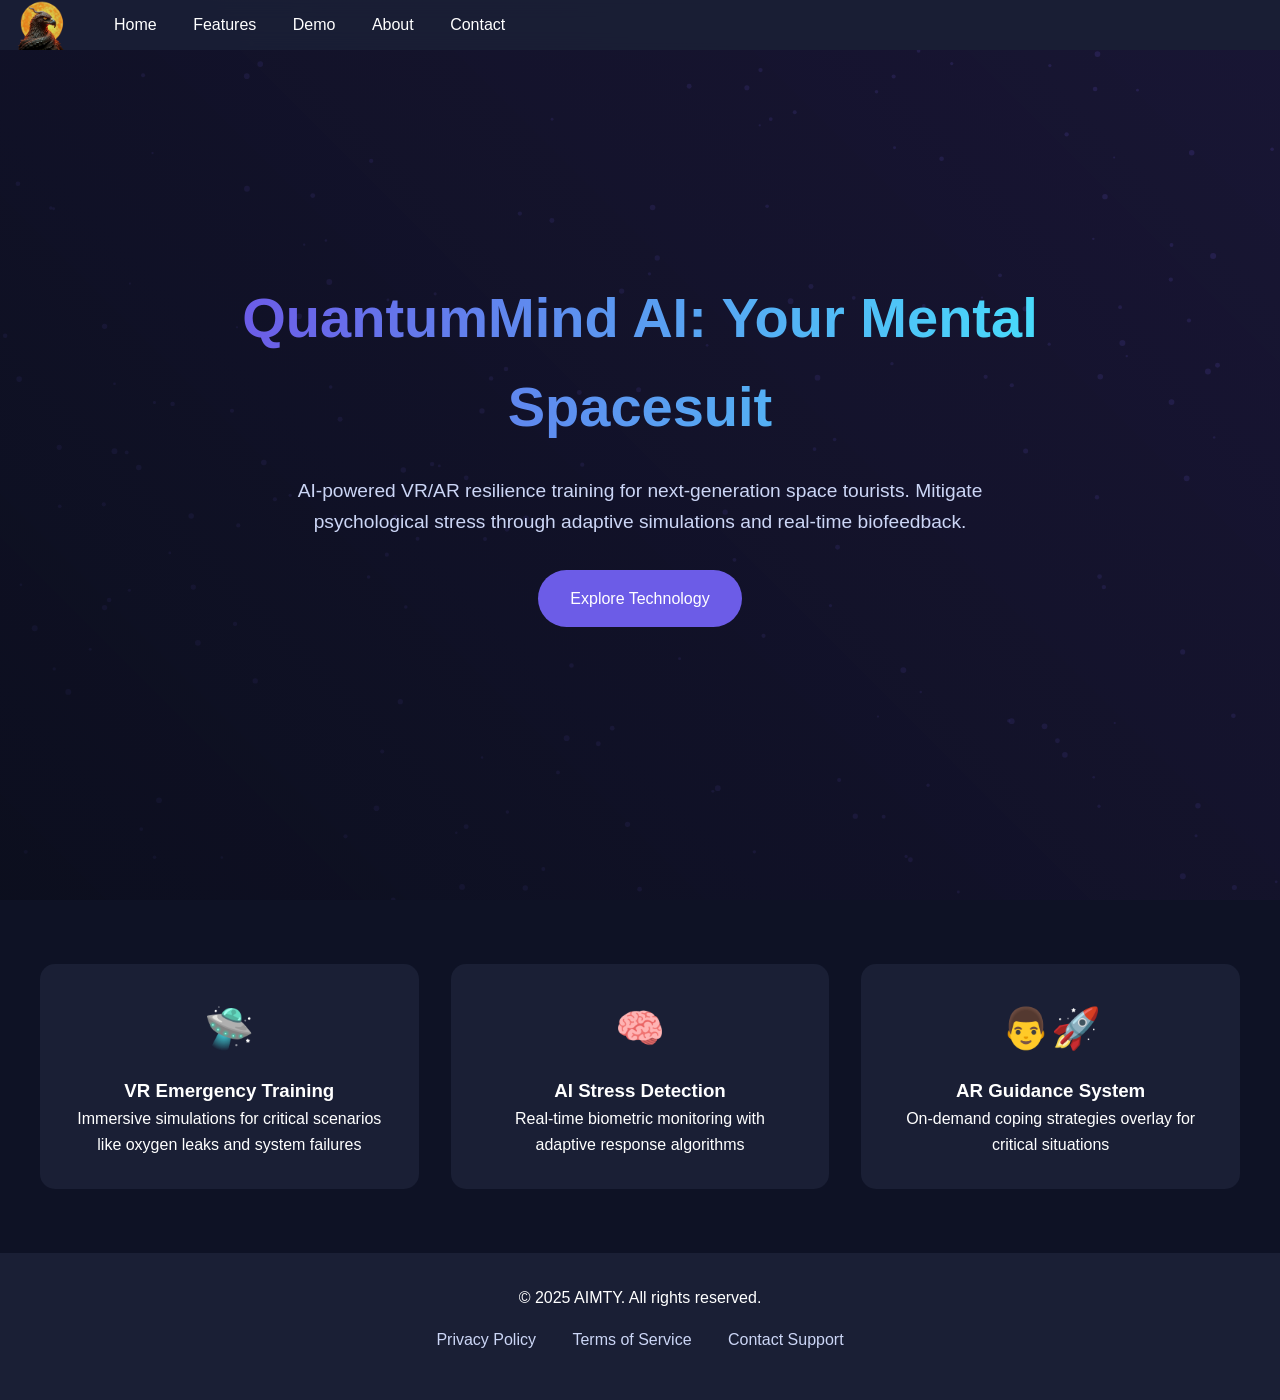
<file: index.html>
<!DOCTYPE html>
<html lang="en">
<head>
    <meta charset="UTF-8">
    <meta name="viewport" content="width=device-width, initial-scale=1.0">
    <title>QuantumMind AI - Mental Resilience for Space Tourism</title>
    <link rel="stylesheet" href="css/home.css">
</head>
<body>
    <!-- Animated Background -->
    <canvas class="particles" id="particles"></canvas>

    <!-- Header -->
        <header>
        <img src="img/Logo.png" alt=" RALogo" class="ra-logo">
        <nav>
            <a href="index.html">Home</a>  
            <a href="features.html">Features</a>
            <a href="demo.html">Demo</a>
            <a href="about.html">About</a>
            <a href="contact.html">Contact</a>
        </nav>
    </header>
    </header>
    <!-- Hero Section -->
    <section class="hero">
        <div class="hero-content">
            <h1>QuantumMind AI: Your Mental Spacesuit</h1>
            <p>AI-powered VR/AR resilience training for next-generation space tourists. Mitigate psychological stress through adaptive simulations and real-time biofeedback.</p>
            <a href="#features" class="cta-button">Explore Technology</a>
        </div>
    </section>

    <!-- Features Section -->
    <section class="features" id="features">
        <div class="features-grid">
            <div class="feature-card">
                <div class="feature-icon">🛸</div>
                <h3>VR Emergency Training</h3>
                <p>Immersive simulations for critical scenarios like oxygen leaks and system failures</p>
            </div>
            <div class="feature-card">
                <div class="feature-icon">🧠</div>
                <h3>AI Stress Detection</h3>
                <p>Real-time biometric monitoring with adaptive response algorithms</p>
            </div>
            <div class="feature-card">
                <div class="feature-icon">👨🚀</div>
                <h3>AR Guidance System</h3>
                <p>On-demand coping strategies overlay for critical situations</p>
            </div>
        </div>
    </section>

    <!-- Footer -->
    <footer>
        <div class="footer-content">
            <p>© 2025 AIMTY. All rights reserved.</p>
            <div class="footer-links">
                <a href="#privacy">Privacy Policy</a>
                <a href="#terms">Terms of Service</a>
                <a href="contact.html">Contact Support</a>
            </div>
        </div>
    </footer>

    <script src="js/home.js"></script>
</body>
</html>
</file>
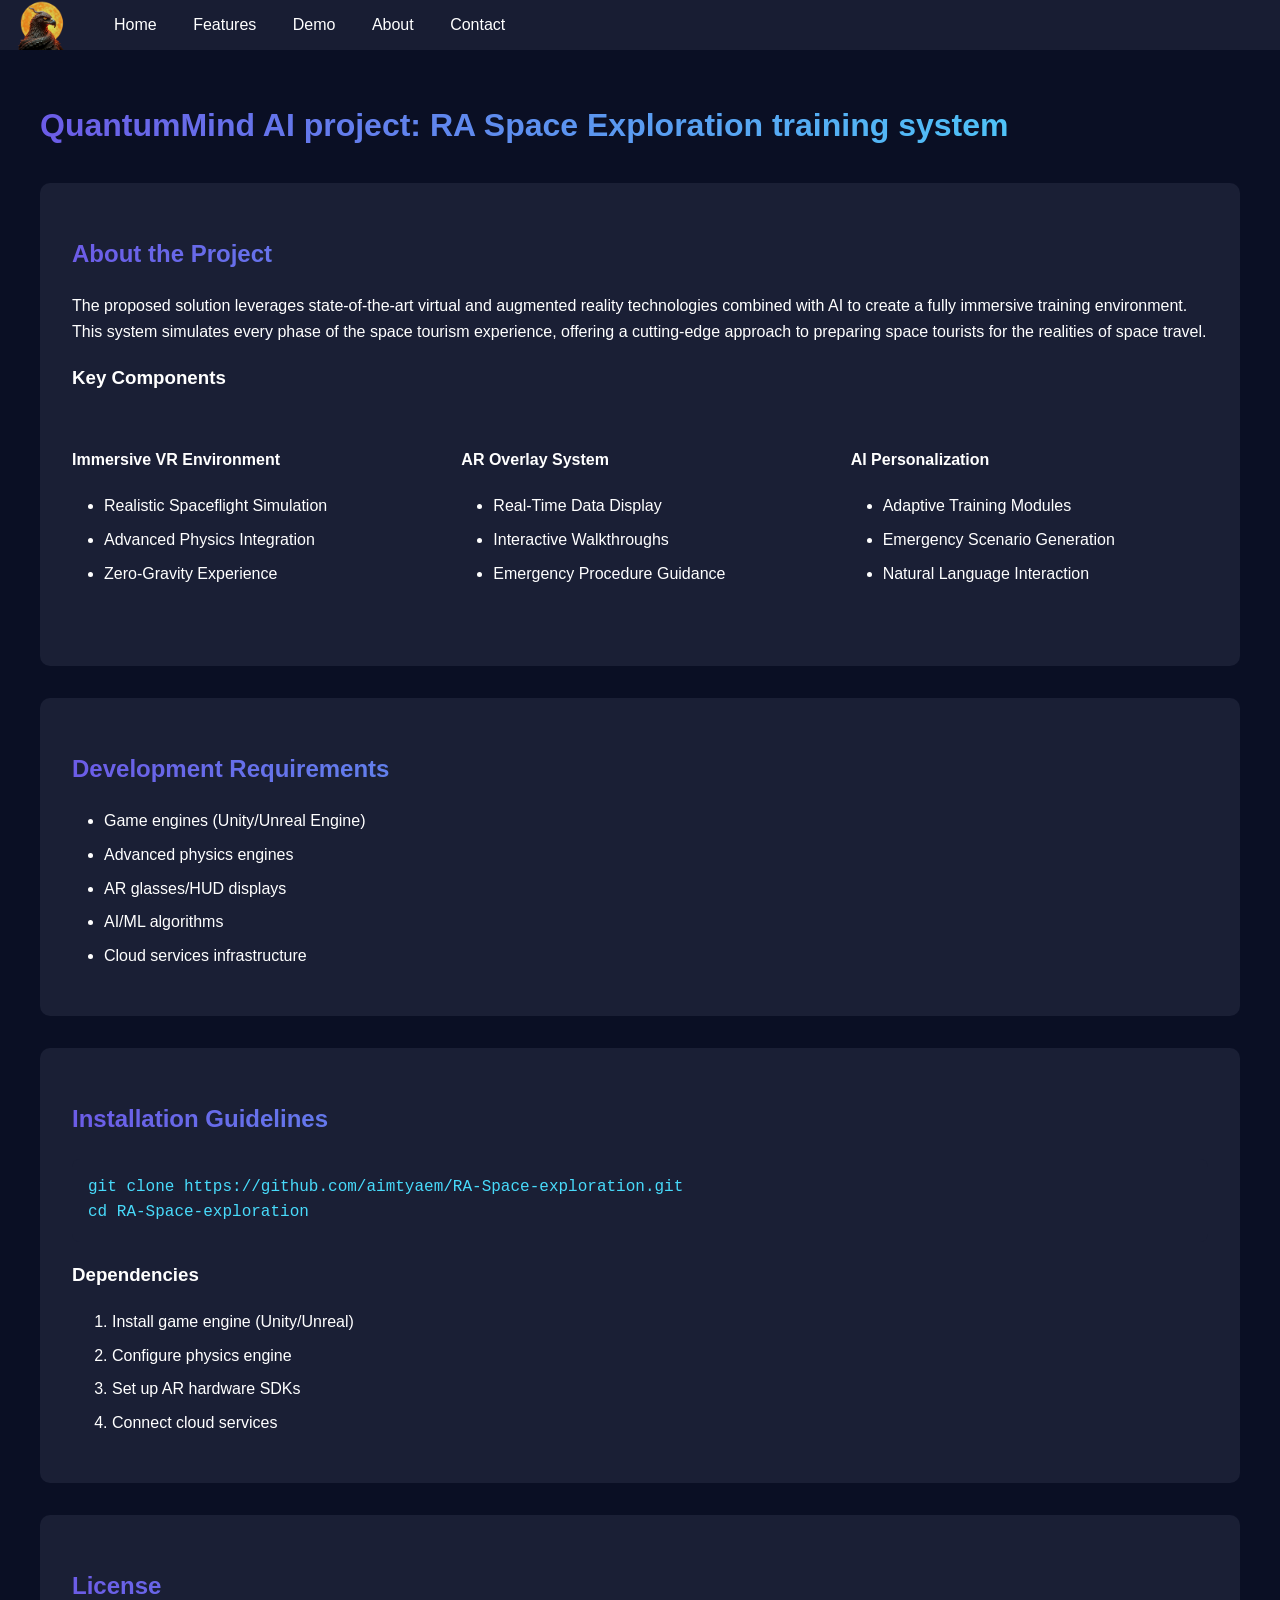
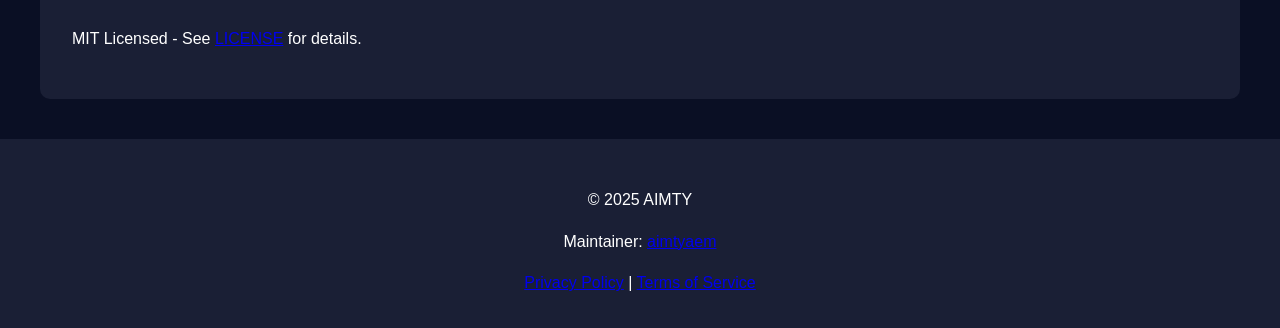
<file: about.html>
<!DOCTYPE html>
<html lang="en">
<head>
    <meta charset="UTF-8">
    <meta name="viewport" content="width=device-width, initial-scale=1.0">
    <title>About QuantumMind AI Project - RA Space Exploration Training</title>
    <style>
        :root {
            --space-dark: #0a0f24;
            --quantum-purple: #6c5ce7;
            --neon-blue: #48dbfb;
            --code-bg: #1a1f35;
        }

        body {
            font-family: 'Roboto', sans-serif;
            background: var(--space-dark);
            color: white;
            margin: 0;
            line-height: 1.6;
        }

        header {
            background: rgba(26, 31, 53, 0.95);
            padding: 0rem 1rem;
            position: fixed;
            width: 100%;
            top: 0;
            z-index: 1000;
            backdrop-filter: blur(10px);
            display: flex;
            align-items: center;
            gap: 2rem;
        }

        .ra-logo {
            height: 50px;
        }

        nav a {
            color: white;
            text-decoration: none;
            margin: 0 1rem;
            transition: color 0.3s ease;
        }

        nav a:hover {
            color: var(--quantum-purple);
        }

        main {
            max-width: 1200px;
            margin: 100px auto 40px;
            padding: 0 20px;
        }

        h1, h2 {
            background: linear-gradient(90deg, var(--quantum-purple), var(--neon-blue));
            -webkit-background-clip: text;
            -webkit-text-fill-color: transparent;
        }

        .section {
            background: #1a1f35;
            padding: 2rem;
            border-radius: 10px;
            margin: 2rem 0;
        }

        pre {
            background: var(--code-bg);
            padding: 1rem;
            border-radius: 8px;
            overflow-x: auto;
            margin: 1rem 0;
        }

        code {
            font-family: 'Fira Code', monospace;
            color: var(--neon-blue);
        }

        ul {
            padding-left: 2rem;
            margin: 1rem 0;
        }

        li {
            margin: 0.5rem 0;
        }

        .requirements-grid {
            display: grid;
            grid-template-columns: repeat(auto-fit, minmax(300px, 1fr));
            gap: 2rem;
            margin: 2rem 0;
        }

        footer {
            background: #1a1f35;
            padding: 2rem;
            text-align: center;
        }
    </style>
</head>
<body>
    <header>
        <img src="img/Logo.png" alt=" RALogo" class="ra-logo">
        <nav>
            <a href="index.html">Home</a>  
            <a href="features.html">Features</a>
            <a href="demo.html">Demo</a>
            <a href="about.html">About</a>
            <a href="contact.html">Contact</a>
        </nav>
    </header>

    <main>
        <h1>QuantumMind AI project: RA Space Exploration training system</h1>

        <div class="section">
            <h2>About the Project</h2>
            <p>The proposed solution leverages state-of-the-art virtual and augmented reality technologies combined with AI to create a fully immersive training environment. This system simulates every phase of the space tourism experience, offering a cutting-edge approach to preparing space tourists for the realities of space travel.</p>
            
            <h3>Key Components</h3>
            <div class="requirements-grid">
                <div>
                    <h4>Immersive VR Environment</h4>
                    <ul>
                        <li>Realistic Spaceflight Simulation</li>
                        <li>Advanced Physics Integration</li>
                        <li>Zero-Gravity Experience</li>
                    </ul>
                </div>
                <div>
                    <h4>AR Overlay System</h4>
                    <ul>
                        <li>Real-Time Data Display</li>
                        <li>Interactive Walkthroughs</li>
                        <li>Emergency Procedure Guidance</li>
                    </ul>
                </div>
                <div>
                    <h4>AI Personalization</h4>
                    <ul>
                        <li>Adaptive Training Modules</li>
                        <li>Emergency Scenario Generation</li>
                        <li>Natural Language Interaction</li>
                    </ul>
                </div>
            </div>
        </div>

        <div class="section">
            <h2>Development Requirements</h2>
            <ul>
                <li>Game engines (Unity/Unreal Engine)</li>
                <li>Advanced physics engines</li>
                <li>AR glasses/HUD displays</li>
                <li>AI/ML algorithms</li>
                <li>Cloud services infrastructure</li>
            </ul>
        </div>

        <div class="section">
            <h2>Installation Guidelines</h2>
            <pre><code>git clone https://github.com/aimtyaem/RA-Space-exploration.git
cd RA-Space-exploration</code></pre>
            
            <h3>Dependencies</h3>
            <ol>
                <li>Install game engine (Unity/Unreal)</li>
                <li>Configure physics engine</li>
                <li>Set up AR hardware SDKs</li>
                <li>Connect cloud services</li>
            </ol>
        </div>

        <div class="section">
            <h2>License</h2>
            <p>MIT Licensed - See <a href="#license">LICENSE</a> for details.</p>
        </div>
    </main>

    <footer>
        <p>© 2025 AIMTY</p>
        <p>Maintainer: <a href="https://github.com/aimtyaem">aimtyaem</a></p>
        <div>
            <a href="#privacy">Privacy Policy</a> | 
            <a href="#terms">Terms of Service</a>
        </div>
    </footer>

    <script>
        // Smooth scroll for navigation
        document.querySelectorAll('a[href^="#"]').forEach(anchor => {
            anchor.addEventListener('click', function (e) {
                e.preventDefault();
                document.querySelector(this.getAttribute('href')).scrollIntoView({
                    behavior: 'smooth'
                });
            });
        });

        // Header scroll effect
        window.addEventListener('scroll', () => {
            const header = document.querySelector('header');
            if (window.scrollY > 100) {
                header.style.background = 'rgba(26, 31, 53, 0.98)';
            } else {
                header.style.background = 'rgba(26, 31, 53, 0.95)';
            }
        });
    </script>
</body>
          </html>
</file>
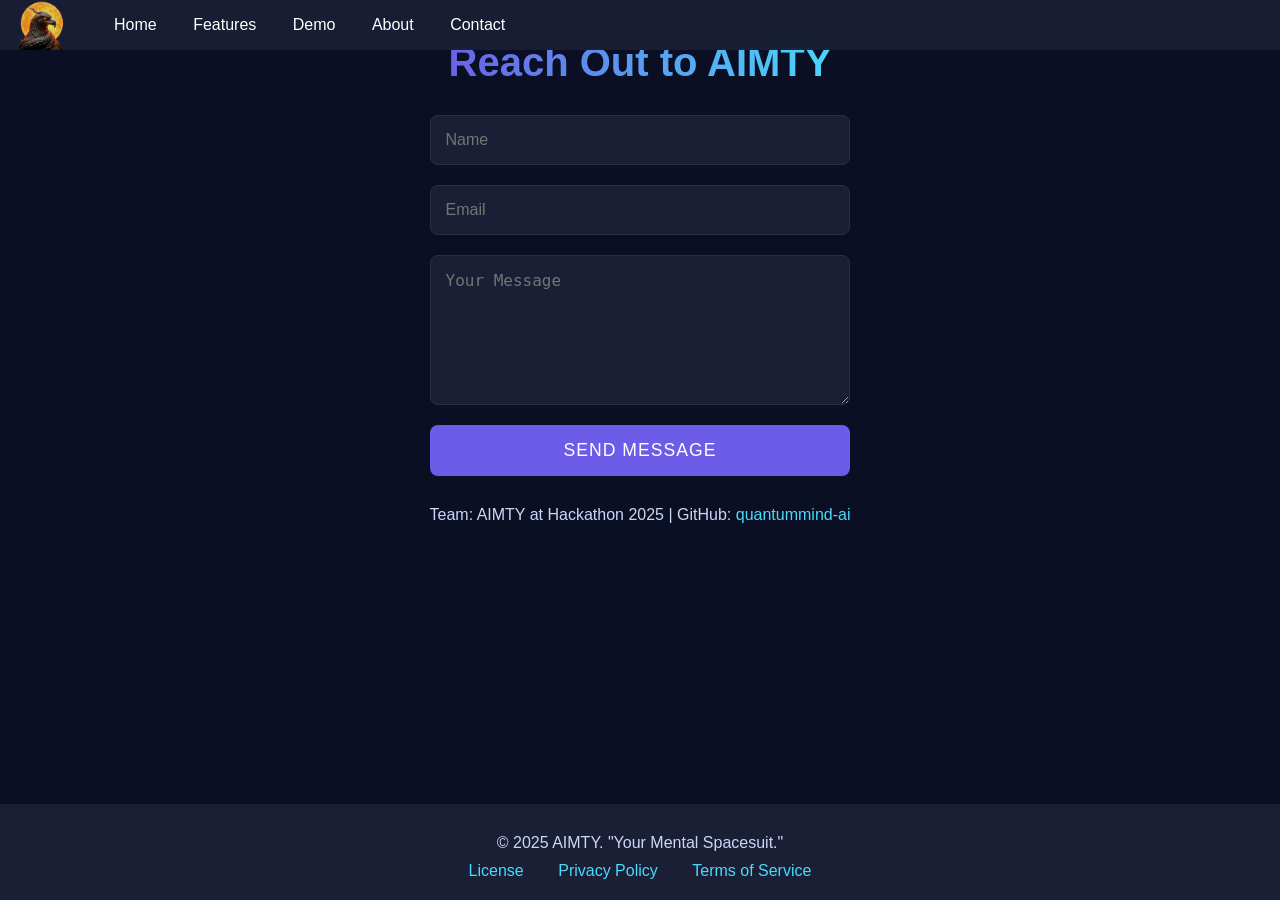
<file: contact.html>
<!DOCTYPE html>
<html lang="en">
<head>
    <meta charset="UTF-8">
    <meta name="viewport" content="width=device-width, initial-scale=1.0">
    <title>Contact QuantumMind AI</title>
    <link rel="stylesheet" href="css/contact.css">
</head>
<body>
    <header>
        <img src="img/Logo.png" alt=" RALogo" class="ra-logo">
        <nav>
            <a href="index.html">Home</a>  
            <a href="features.html">Features</a>
            <a href="demo.html">Demo</a>
            <a href="about.html">About</a>
            <a href="contact.html">Contact</a>
        </nav>
    </header>
    <section id="contact-form">
        <h2>Reach Out to AIMTY</h2>
        <form id="contactForm" onsubmit="handleSubmit(event)">
            <input type="text" placeholder="Name" required>
            <input type="email" placeholder="Email" required>
            <textarea placeholder="Your Message" required></textarea>
            <button type="submit">Send Message</button>
        </form>
        <p>Team: AIMTY at Hackathon 2025 | GitHub: <a href="https://github.com/quantummind-ai" target="_blank">quantummind-ai</a></p>
    </section>

    <footer>
        <p>© 2025 AIMTY. "Your Mental Spacesuit."</p>
        <div>
            <a href="#license">License</a>
            <a href="#privacy">Privacy Policy</a>
            <a href="#terms">Terms of Service</a>
        </div>
    </footer>

    <script src="js/contact.js"></script>
</body>
</html>
</file>
<file: css/home.css>
/* Base Styles */
* {
    margin: 0;
    padding: 0;
    box-sizing: border-box;
}

body {
    font-family: 'Roboto', sans-serif;
    background: #0a0f24;
    color: #fff;
    line-height: 1.6;
}

header {
            background: rgba(26, 31, 53, 0.95);
            padding: 0rem 1rem;
            position: fixed;
            width: 100%;
            top: 0;
            z-index: 1000;
            backdrop-filter: blur(10px);
            display: flex;
            align-items: center;
            gap: 2rem;
        }

        .ra-logo {
            height: 50px;
        }

        nav a {
            color: white;
            text-decoration: none;
            margin: 0 1rem;
            transition: color 0.3s ease;
        }

        nav a:hover {
            color: var(--quantum-purple);
        }

/* Hero Section */
.hero {
    height: 100vh;
    display: flex;
    align-items: center;
    justify-content: center;
    text-align: center;
    padding: 4rem 2rem;
    position: relative;
    overflow: hidden;
}

.hero::before {
    content: '';
    position: absolute;
    top: 0;
    left: 0;
    width: 100%;
    height: 100%;
    background: linear-gradient(45deg, rgba(12, 15, 30, 0.9), rgba(32, 25, 60, 0.7));
    z-index: -1;
}

.hero-content {
    max-width: 800px;
    z-index: 1;
}

.hero h1 {
    font-size: 3.5rem;
    margin-bottom: 1.5rem;
    background: linear-gradient(90deg, #6c5ce7, #48dbfb);
    -webkit-background-clip: text;
    -webkit-text-fill-color: transparent;
}

.hero p {
    font-size: 1.2rem;
    margin-bottom: 2rem;
    color: #ccd6f6;
}

.cta-button {
    background: #6c5ce7;
    color: white;
    padding: 1rem 2rem;
    border-radius: 30px;
    text-decoration: none;
    font-weight: 500;
    transition: transform 0.3s ease;
    display: inline-block;
}

.cta-button:hover {
    transform: translateY(-3px);
    background: #8577ef;
}

/* Features Grid */
.features {
    padding: 4rem 2rem;
    background: #0e1225;
}

.features-grid {
    display: grid;
    grid-template-columns: repeat(auto-fit, minmax(250px, 1fr));
    gap: 2rem;
    max-width: 1200px;
    margin: 0 auto;
}

.feature-card {
    background: #1a1f35;
    padding: 2rem;
    border-radius: 15px;
    text-align: center;
    transition: transform 0.3s ease;
}

.feature-card:hover {
    transform: translateY(-10px);
}

.feature-icon {
    font-size: 2.5rem;
    margin-bottom: 1rem;
    color: #6c5ce7;
}

/* Footer */
footer {
    background: #1a1f35;
    padding: 2rem;
    text-align: center;
}

.footer-content {
    max-width: 1200px;
    margin: 0 auto;
}

.footer-links {
    margin: 1rem 0;
}

.footer-links a {
    color: #ccd6f6;
    text-decoration: none;
    margin: 0 1rem;
}

/* Background Animation */
.particles {
    position: fixed;
    width: 100%;
    height: 100%;
    z-index: -2;
}
</file>
<file: css/contact.css>
:root {
    --space-dark: #0a0f24;
    --quantum-purple: #6c5ce7;
    --neon-blue: #48dbfb;
    --input-bg: #1a1f35;
}

body {
    font-family: 'Roboto', sans-serif;
    background: var(--space-dark);
    color: white;
    margin: 0;
    min-height: 100vh;
    display: flex;
    flex-direction: column;
}
/* Base Styles */
* {
    margin: 0;
    padding: 0;
    box-sizing: border-box;
}

header {
            background: rgba(26, 31, 53, 0.95);
            padding: 0rem 1rem;
            position: fixed;
            width: 100%;
            top: 0;
            z-index: 1000;
            backdrop-filter: blur(10px);
            display: flex;
            align-items: center;
            gap: 2rem;
        }

        .ra-logo {
            height: 50px;
        }

        nav a {
            color: white;
            text-decoration: none;
            margin: 0 1rem;
            transition: color 0.3s ease;
        }

        nav a:hover {
            color: var(--quantum-purple);
        }

/* Background Animation */
.particles {
    position: fixed;
    width: 100%;
    height: 100%;
    z-index: -2;
}
#contact-form {
    max-width: 600px;
    margin: 40px auto;
    padding: 0 20px;
    flex: 1;
}

#contact-form h2 {
    text-align: center;
    font-size: 2.5rem;
    margin-bottom: 30px;
    background: linear-gradient(90deg, var(--quantum-purple), var(--neon-blue));
    -webkit-background-clip: text;
    -webkit-text-fill-color: transparent;
}

form {
    display: flex;
    flex-direction: column;
    gap: 20px;
}

input, textarea {
    padding: 15px;
    border-radius: 8px;
    border: 1px solid #2a2f45;
    background: var(--input-bg);
    color: white;
    font-size: 1rem;
    transition: all 0.3s ease;
}

input:focus, textarea:focus {
    outline: none;
    border-color: var(--quantum-purple);
    box-shadow: 0 0 10px rgba(108, 92, 231, 0.3);
}

textarea {
    height: 150px;
    resize: vertical;
}

button {
    background: var(--quantum-purple);
    color: white;
    padding: 15px 30px;
    border: none;
    border-radius: 8px;
    font-size: 1.1rem;
    cursor: pointer;
    transition: all 0.3s ease;
    text-transform: uppercase;
    letter-spacing: 1px;
}

button:hover {
    transform: translateY(-2px);
    box-shadow: 0 5px 15px rgba(108, 92, 231, 0.4);
}

#contact-form > p {
    text-align: center;
    margin-top: 30px;
    color: #ccd6f6;
}

#contact-form a {
    color: var(--neon-blue);
    text-decoration: none;
    transition: color 0.3s ease;
}

#contact-form a:hover {
    color: var(--quantum-purple);
}

footer {
    background: #1a1f35;
    padding: 20px;
    text-align: center;
    margin-top: auto;
}

footer p {
    margin: 10px 0;
    color: #ccd6f6;
}

footer a {
    color: var(--neon-blue);
    text-decoration: none;
    margin: 0 15px;
    transition: color 0.3s ease;
}

footer a:hover {
    color: var(--quantum-purple);
}

@media (max-width: 768px) {
    #contact-form {
        padding: 0 15px;
    }

    #contact-form h2 {
        font-size: 2rem;
    }

    button {
        width: 100%;
        padding: 15px;
    }
}
</file>
